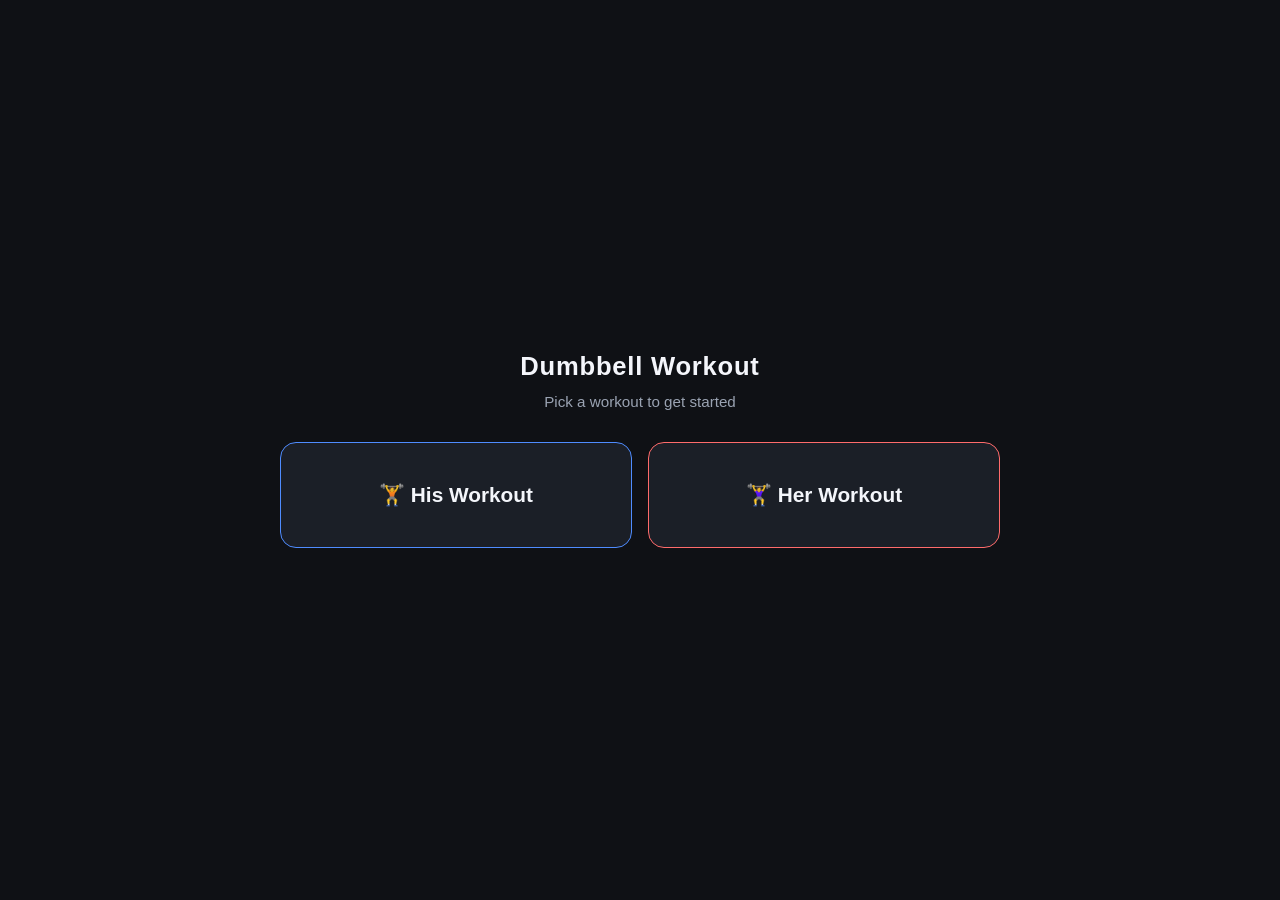
<file: index.html>
<!DOCTYPE html>
<html lang="en">
<head>
  <meta charset="UTF-8" />
  <meta name="viewport" content="width=device-width, initial-scale=1, viewport-fit=cover" />
  <title>Dumbbell Workout</title>
  <link rel="stylesheet" href="css/style.css" />
</head>
<body>
  <main class="home-page">
    <h1 class="home-title">Dumbbell Workout</h1>
    <p class="home-subtitle">Pick a workout to get started</p>
    <div class="home-buttons">
      <a class="home-btn his" href="his.html">🏋️ His Workout</a>
      <a class="home-btn her" href="her.html">🏋️‍♀️ Her Workout</a>
    </div>
  </main>
</body>
</html>
</file>
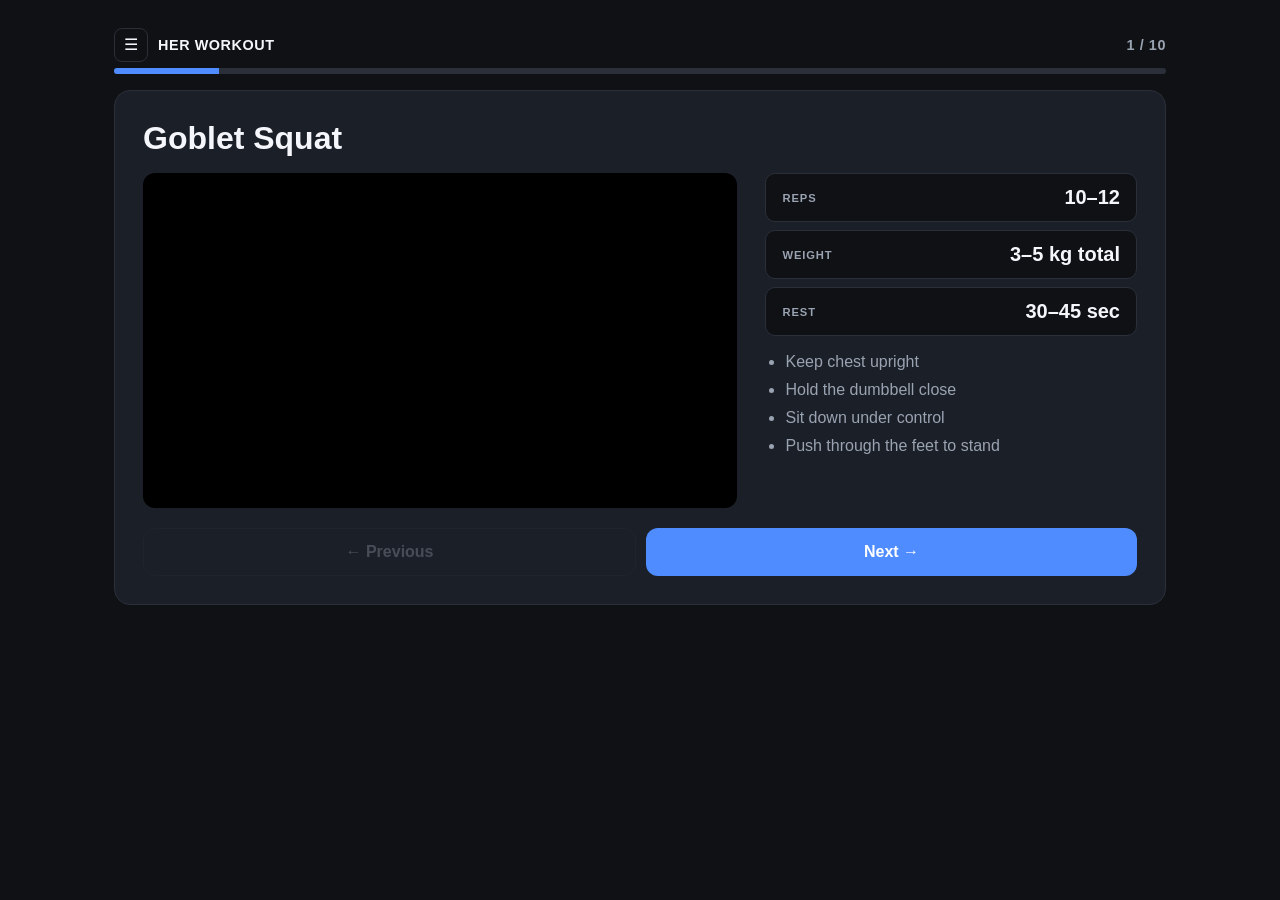
<file: her.html>
<!DOCTYPE html>
<html lang="en">
<head>
  <meta charset="UTF-8" />
  <meta name="viewport" content="width=device-width, initial-scale=1, viewport-fit=cover" />
  <title>Her Workout</title>
  <link rel="stylesheet" href="css/style.css" />
</head>
<body>
  <div id="app"></div>
  <script src="js/app.js"></script>
  <script>
    initWorkout("HER WORKOUT", "her");
  </script>
</body>
</html>
</file>
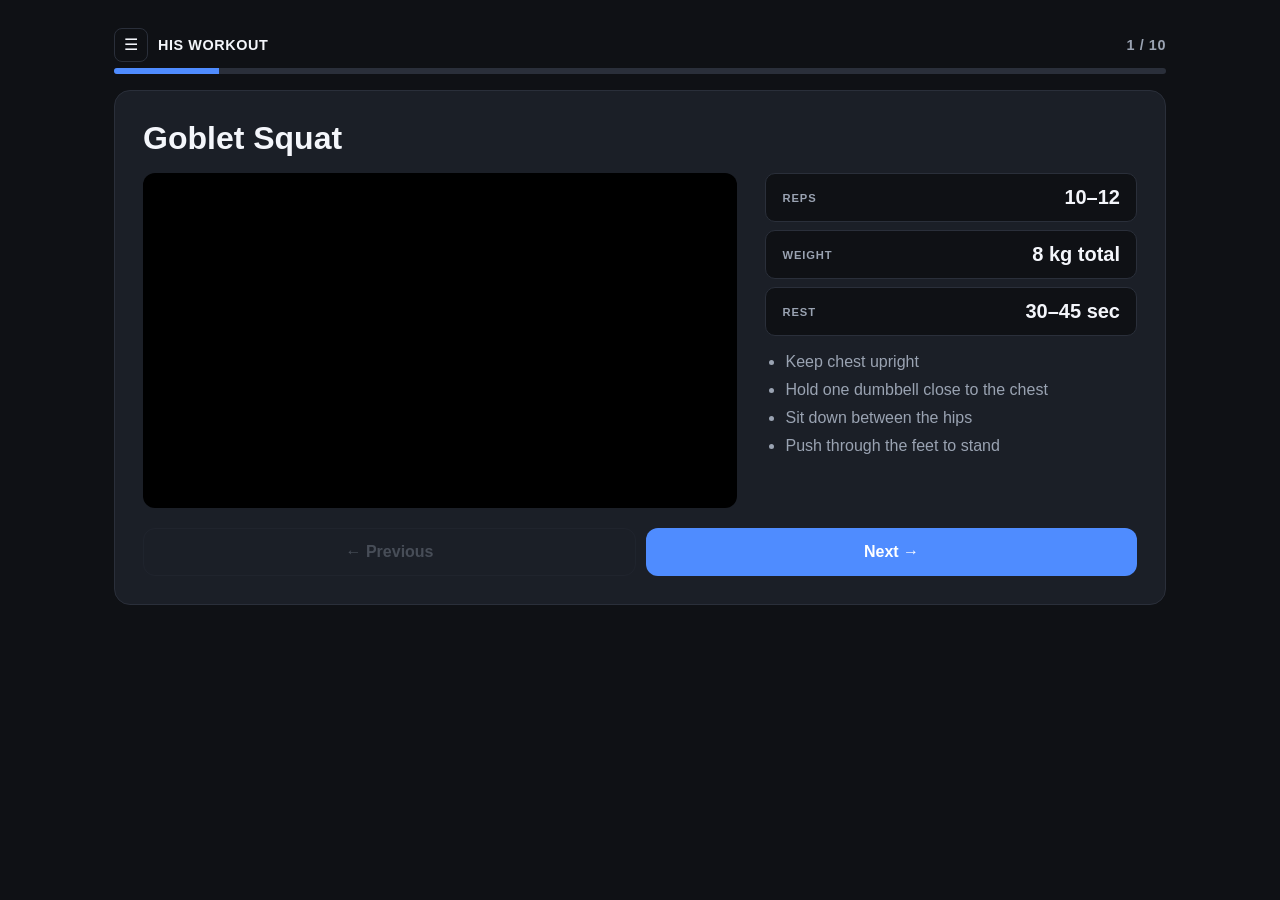
<file: his.html>
<!DOCTYPE html>
<html lang="en">
<head>
  <meta charset="UTF-8" />
  <meta name="viewport" content="width=device-width, initial-scale=1, viewport-fit=cover" />
  <title>His Workout</title>
  <link rel="stylesheet" href="css/style.css" />
</head>
<body>
  <div id="app"></div>
  <script src="js/app.js"></script>
  <script>
    initWorkout("HIS WORKOUT", "his");
  </script>
</body>
</html>
</file>
<file: css/style.css>
:root {
  --bg: #0f1115;
  --card-bg: #1b1f27;
  --accent: #4f8cff;
  --accent-2: #ff6b6b;
  --text: #f4f6fb;
  --text-dim: #9aa3b2;
  --border: #2a2f3a;
  --radius: 16px;
}

* {
  box-sizing: border-box;
}

html, body {
  margin: 0;
  padding: 0;
  background: var(--bg);
  color: var(--text);
  font-family: -apple-system, BlinkMacSystemFont, "Segoe UI", Roboto, Helvetica, Arial, sans-serif;
  min-height: 100%;
}

body {
  display: flex;
  flex-direction: column;
  min-height: 100vh;
}

a {
  color: inherit;
}

/* ---------- Home page ---------- */

.home-page {
  flex: 1;
  display: flex;
  flex-direction: column;
  align-items: center;
  justify-content: center;
  padding: 24px;
  gap: 32px;
  text-align: center;
}

.home-title {
  font-size: 1.6rem;
  letter-spacing: 0.03em;
  margin: 0;
}

.home-subtitle {
  color: var(--text-dim);
  margin: -20px 0 0;
  font-size: 0.95rem;
}

.home-buttons {
  display: flex;
  flex-direction: column;
  gap: 16px;
  width: 100%;
  max-width: 420px;
}

.home-btn {
  display: block;
  text-decoration: none;
  background: var(--card-bg);
  border: 1px solid var(--border);
  border-radius: var(--radius);
  padding: 28px 20px;
  font-size: 1.3rem;
  font-weight: 700;
  color: var(--text);
  transition: transform 0.15s ease, border-color 0.15s ease;
}

.home-btn:active {
  transform: scale(0.98);
}

.home-btn.his {
  border-color: var(--accent);
}

.home-btn.her {
  border-color: var(--accent-2);
}

/* ---------- Workout page ---------- */

.workout-page {
  flex: 1;
  display: flex;
  flex-direction: column;
  max-width: 480px;
  width: 100%;
  margin: 0 auto;
  padding: 16px;
}

.progress-header {
  display: flex;
  align-items: center;
  gap: 10px;
  font-weight: 700;
  letter-spacing: 0.04em;
  font-size: 0.9rem;
  color: var(--text-dim);
  margin-bottom: 6px;
}

.progress-header .progress-label {
  color: var(--text);
  flex: 1;
}

.menu-btn {
  background: transparent;
  border: 1px solid var(--border);
  color: var(--text);
  border-radius: 8px;
  width: 34px;
  height: 34px;
  font-size: 1rem;
  line-height: 1;
  cursor: pointer;
  flex-shrink: 0;
}

.menu-btn:active {
  transform: scale(0.95);
}

/* ---------- Exercise menu drawer ---------- */

.menu-overlay {
  position: fixed;
  inset: 0;
  background: rgba(0, 0, 0, 0);
  pointer-events: none;
  transition: background 0.2s ease;
  z-index: 50;
  display: flex;
}

.menu-overlay.open {
  background: rgba(0, 0, 0, 0.5);
  pointer-events: auto;
}

.menu-drawer {
  width: 82%;
  max-width: 320px;
  height: 100%;
  background: var(--card-bg);
  border-right: 1px solid var(--border);
  transform: translateX(-100%);
  transition: transform 0.25s ease;
  display: flex;
  flex-direction: column;
  overflow-y: auto;
}

.menu-overlay.open .menu-drawer {
  transform: translateX(0);
}

.menu-header {
  display: flex;
  justify-content: space-between;
  align-items: center;
  padding: 16px;
  font-weight: 700;
  letter-spacing: 0.06em;
  font-size: 0.85rem;
  border-bottom: 1px solid var(--border);
  position: sticky;
  top: 0;
  background: var(--card-bg);
}

.menu-close {
  background: transparent;
  border: none;
  color: var(--text-dim);
  font-size: 1.1rem;
  cursor: pointer;
  padding: 4px;
}

.menu-section-title {
  padding: 14px 16px 6px;
  font-size: 0.75rem;
  letter-spacing: 0.08em;
  color: var(--text-dim);
  font-weight: 700;
}

.menu-list {
  list-style: none;
  margin: 0;
  padding: 0 8px;
}

.menu-item {
  display: flex;
  align-items: center;
  gap: 12px;
  padding: 10px 8px;
  border-radius: 10px;
  cursor: pointer;
}

.menu-item:active {
  background: var(--bg);
}

.menu-item-num {
  width: 22px;
  height: 22px;
  flex-shrink: 0;
  border-radius: 50%;
  background: var(--bg);
  border: 1px solid var(--border);
  display: flex;
  align-items: center;
  justify-content: center;
  font-size: 0.7rem;
  font-weight: 700;
  color: var(--text-dim);
}

.menu-item-name {
  font-size: 0.95rem;
  color: var(--text-dim);
}

.menu-item.current .menu-item-num {
  background: var(--accent);
  border-color: var(--accent);
  color: #fff;
}

.menu-item.current .menu-item-name {
  color: var(--text);
  font-weight: 700;
}

.menu-item.done .menu-item-num {
  color: var(--accent);
  border-color: var(--accent);
}

.progress-bar {
  height: 6px;
  background: var(--border);
  border-radius: 999px;
  overflow: hidden;
  margin-bottom: 16px;
}

.progress-fill {
  height: 100%;
  background: var(--accent);
  transition: width 0.25s ease;
}

.exercise-card {
  background: var(--card-bg);
  border: 1px solid var(--border);
  border-radius: var(--radius);
  padding: 18px;
  display: flex;
  flex-direction: column;
  gap: 14px;
}

.exercise-info {
  display: flex;
  flex-direction: column;
  gap: 14px;
}

.exercise-card.card-in {
  animation: cardIn 0.25s ease;
}

@keyframes cardIn {
  from {
    opacity: 0;
    transform: translateX(20px) scale(0.98);
  }
  to {
    opacity: 1;
    transform: translateX(0) scale(1);
  }
}

.exercise-name {
  margin: 0;
  font-size: 1.4rem;
  line-height: 1.2;
}

.video-wrapper {
  position: relative;
  width: 100%;
  padding-top: 56.25%; /* 16:9 */
  background: #000;
  border-radius: 12px;
  overflow: hidden;
}

.video-wrapper iframe {
  position: absolute;
  inset: 0;
  width: 100%;
  height: 100%;
  border: 0;
}

.video-wrapper.video-empty {
  display: flex;
  align-items: center;
  justify-content: center;
  background: #14171d;
}

.video-fallback {
  position: absolute;
  inset: 0;
  display: flex;
  align-items: center;
  justify-content: center;
  text-align: center;
  padding: 20px;
  color: var(--text-dim);
  text-decoration: underline;
  font-size: 0.9rem;
}

.stats {
  display: grid;
  gap: 8px;
  grid-template-columns: repeat(3, 1fr);
}

.stats-2 {
  grid-template-columns: repeat(2, 1fr);
}

.stats-1 {
  grid-template-columns: 1fr;
}

.stat {
  background: var(--bg);
  border: 1px solid var(--border);
  border-radius: 10px;
  padding: 10px 8px;
  display: flex;
  flex-direction: column;
  align-items: center;
  gap: 4px;
  text-align: center;
}

.stat-label {
  font-size: 0.7rem;
  letter-spacing: 0.08em;
  color: var(--text-dim);
  font-weight: 700;
}

.stat-value {
  font-size: 1.1rem;
  font-weight: 700;
}

.tips {
  margin: 0;
  padding-left: 20px;
  color: var(--text-dim);
  font-size: 0.95rem;
  line-height: 1.5;
}

.tips li {
  margin-bottom: 4px;
}

.nav {
  display: flex;
  justify-content: space-between;
  gap: 10px;
  margin-top: 4px;
}

.btn {
  border: none;
  border-radius: 12px;
  padding: 14px 18px;
  font-size: 1rem;
  font-weight: 700;
  cursor: pointer;
  text-decoration: none;
  display: inline-flex;
  align-items: center;
  justify-content: center;
  flex: 1;
}

.btn-prev {
  background: transparent;
  color: var(--text-dim);
  border: 1px solid var(--border);
}

.btn-prev:disabled {
  opacity: 0.35;
  cursor: default;
}

.btn-next {
  background: var(--accent);
  color: #fff;
}

.btn:active:not(:disabled) {
  transform: scale(0.97);
}

/* ---------- Finish screen ---------- */

.finish-screen {
  flex: 1;
  display: flex;
  flex-direction: column;
  align-items: center;
  justify-content: center;
  text-align: center;
  gap: 10px;
  padding: 24px;
  max-width: 420px;
  margin: 0 auto;
}

.finish-check {
  font-size: 3rem;
  color: var(--accent);
}

.finish-screen h1 {
  margin: 0;
  font-size: 1.4rem;
  letter-spacing: 0.03em;
}

.finish-sub {
  color: var(--text-dim);
  margin: 0 0 8px;
}

.finish-stat {
  margin: 0;
  font-weight: 600;
}

.finish-home {
  margin-top: 20px;
  min-width: 200px;
}

/* ---------- Larger screens: iPad / laptop ---------- */

@media (min-width: 700px) {
  .home-buttons {
    flex-direction: row;
    max-width: 720px;
  }

  .home-btn {
    flex: 1;
    padding: 40px 24px;
  }

  .workout-page {
    max-width: 900px;
    padding: 28px 24px;
  }

  .exercise-card {
    display: grid;
    grid-template-columns: 1.4fr 1fr;
    grid-template-areas:
      "name  name"
      "video info"
      "nav   nav";
    column-gap: 28px;
    row-gap: 16px;
    padding: 28px;
  }

  .exercise-name {
    grid-area: name;
    font-size: 1.8rem;
  }

  .video-wrapper {
    grid-area: video;
    align-self: start;
  }

  .exercise-info {
    grid-area: info;
    justify-content: flex-start;
  }

  .nav {
    grid-area: nav;
  }

  .stats {
    grid-template-columns: 1fr;
  }

  .stat {
    flex-direction: row;
    justify-content: space-between;
    padding: 12px 16px;
    text-align: left;
  }

  .tips {
    font-size: 1rem;
  }
}

@media (min-width: 1080px) {
  .workout-page {
    max-width: 1100px;
  }

  .exercise-card {
    grid-template-columns: 1.6fr 1fr;
  }

  .exercise-name {
    font-size: 2rem;
  }

  .stat-value {
    font-size: 1.25rem;
  }
}

/* Hover affordances for mouse/trackpad users (iPad/laptop), skipped on touch-only devices */
@media (hover: hover) and (pointer: fine) {
  .home-btn:hover {
    transform: translateY(-2px);
    border-color: var(--accent);
  }

  .btn-next:hover {
    filter: brightness(1.1);
  }

  .btn-prev:hover:not(:disabled) {
    border-color: var(--text-dim);
  }

  .menu-btn:hover {
    border-color: var(--accent);
  }

  .menu-item:hover {
    background: var(--bg);
  }
}

.loading {
  flex: 1;
  display: flex;
  align-items: center;
  justify-content: center;
  min-height: 60vh;
  color: var(--text-dim);
  text-align: center;
  padding: 24px;
}
</file>
